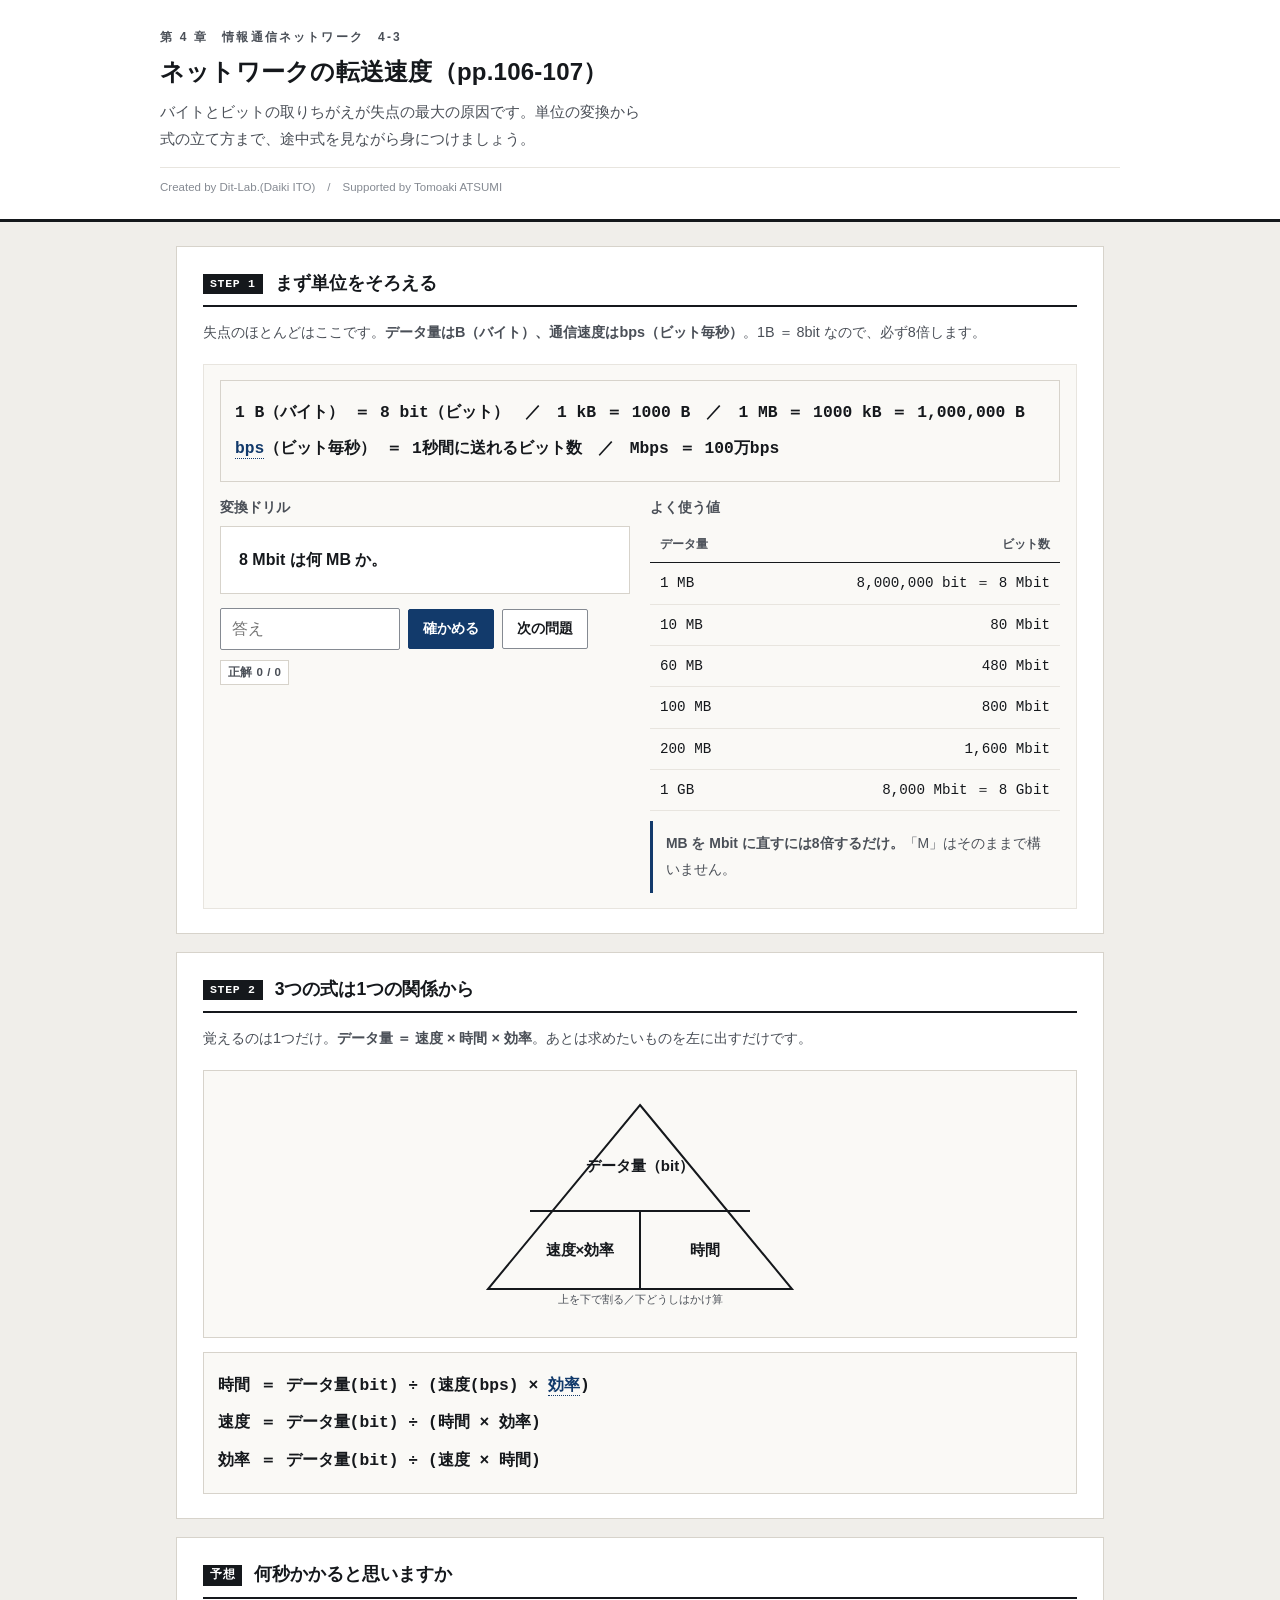
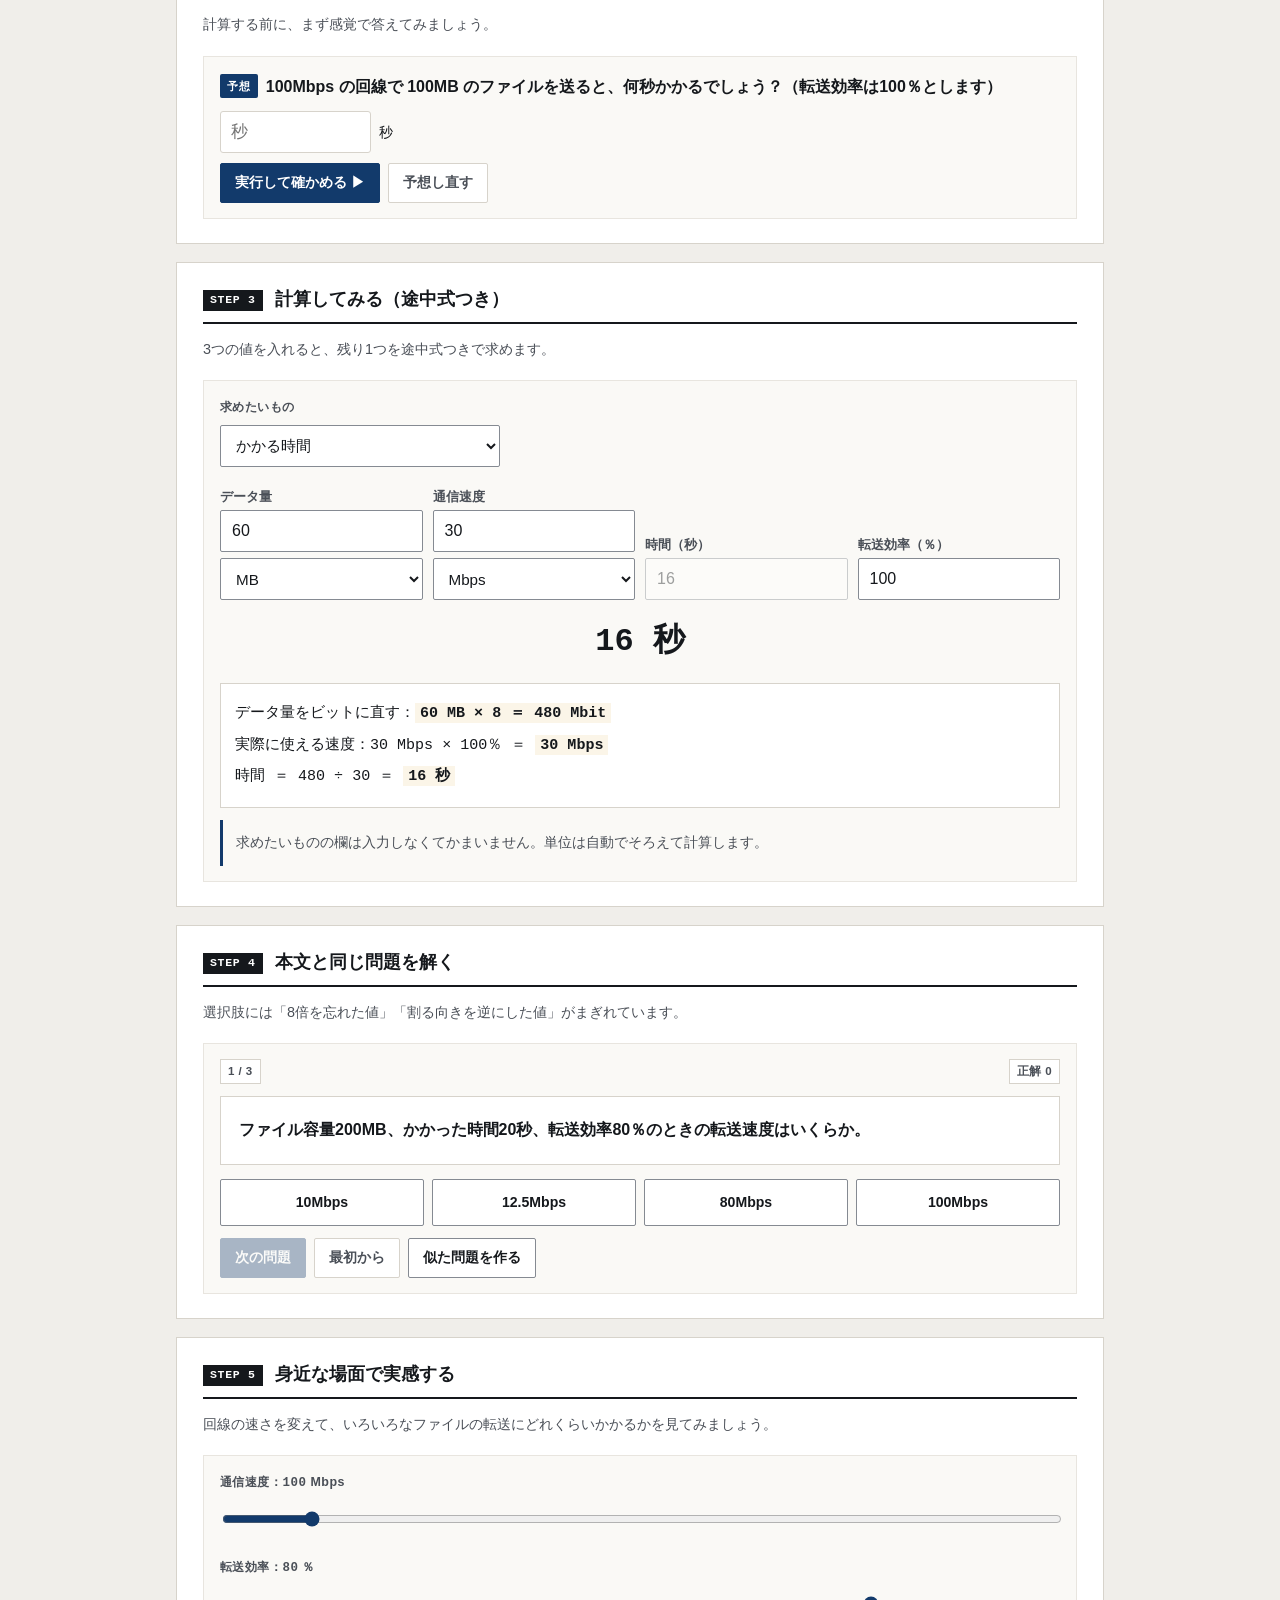
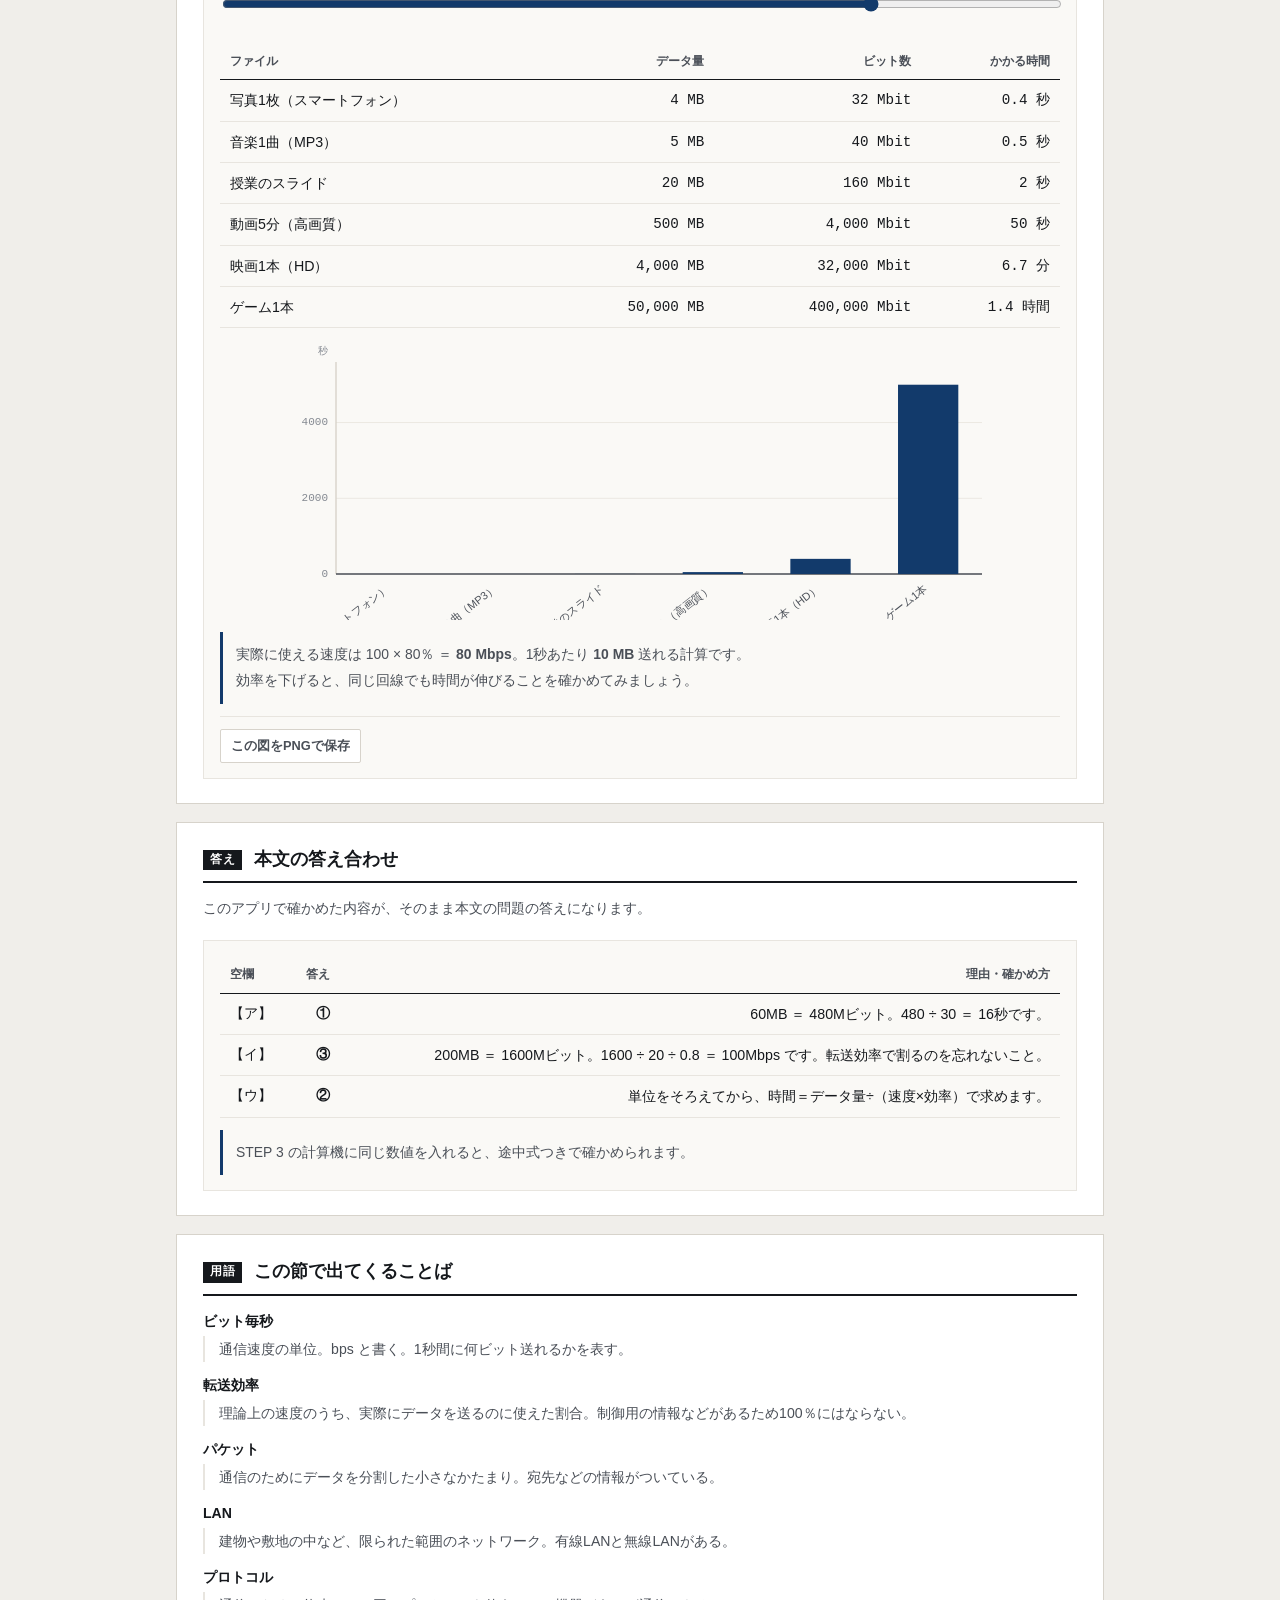
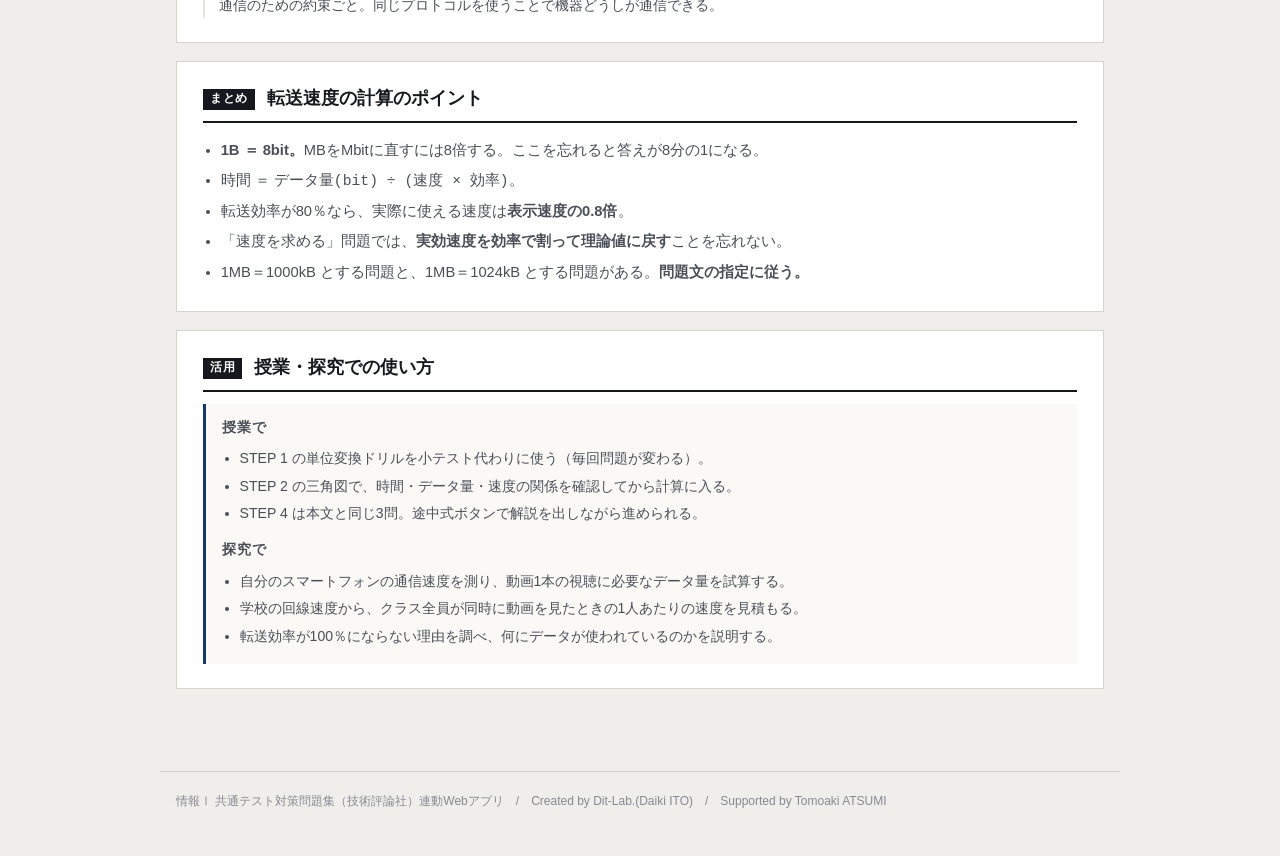
<file: index.html>
<!DOCTYPE html>
<html lang="ja">
<head>
<meta charset="UTF-8">
<meta name="viewport" content="width=device-width, initial-scale=1.0">
<title>ネットワークの転送速度｜情報Ⅰ共通テスト対策問題集</title>
<meta name="description" content="バイトとビットの取りちがえが失点の最大の原因です。単位の変換から式の立て方まで、途中式を見ながら身につけましょう。">
<link rel="icon" href="data:image/svg+xml,%3Csvg xmlns=%22http://www.w3.org/2000/svg%22 viewBox=%220 0 32 32%22%3E%3Crect width=%2232%22 height=%2232%22 fill=%22%2315181c%22/%3E%3Ctext x=%2216%22 y=%2222%22 font-size=%2218%22 font-family=%22monospace%22 fill=%22%23fff%22 text-anchor=%22middle%22%3E01%3C/text%3E%3C/svg%3E">
<link rel="stylesheet" href="css/style.css?v=bdbb3cb0">
<link rel="stylesheet" href="css/app.css?v=6b9da005">
</head>
<body>

<header class="app-header">
  <div class="inner">
    <span class="eyebrow">第 4 章　情報通信ネットワーク　4-3</span>
    <h1>ネットワークの転送速度（pp.106-107）</h1>
    <p class="lead">バイトとビットの取りちがえが失点の最大の原因です。単位の変換から式の立て方まで、途中式を見ながら身につけましょう。</p>
    <p class="credit">Created by Dit-Lab.(Daiki ITO)　/　Supported by Tomoaki ATSUMI</p>
  </div>
</header>

<main class="wrap">
  <section class="step" id="step1">
    <h2><span class="no">STEP 1</span>まず単位をそろえる</h2>
    <p class="desc">失点のほとんどはここです。<strong>データ量はB（バイト）、通信速度はbps（ビット毎秒）</strong>。1B ＝ 8bit なので、必ず8倍します。</p>

    <div class="panel">
      <div class="eqbox" style="text-align:left;line-height:2.2">
        1 B（バイト） ＝ <strong>8 bit（ビット）</strong>　／　1 kB ＝ 1000 B　／　1 MB ＝ 1000 kB ＝ 1,000,000 B<br>
        <span class="term" data-t="ビット毎秒">bps</span>（ビット毎秒） ＝ 1秒間に送れる<strong>ビット</strong>数　／　Mbps ＝ 100万bps
      </div>

      <div class="grid c2" style="margin-top:16px">
        <div>
          <h3 style="font-size:.86rem;color:var(--ink-2);margin-bottom:8px">変換ドリル</h3>
          <div class="card-q"><div class="q-scene" id="dText"></div></div>
          <div class="btn-row">
            <input type="text" id="dIn" class="mono" inputmode="decimal" placeholder="答え" style="max-width:180px">
            <button class="btn primary" id="dCheck">確かめる</button>
            <button class="btn" id="dNext">次の問題</button>
          </div>
          <div class="note" id="dFb" hidden style="margin-top:12px"></div>
          <div class="badge" style="margin-top:10px">正解 <span class="score" id="dScore">0</span> / <span class="score" id="dTotal">0</span></div>
        </div>
        <div>
          <h3 style="font-size:.86rem;color:var(--ink-2);margin-bottom:8px">よく使う値</h3>
          <div class="tbl-scroll"><table class="tbl" id="drillTable">
            <thead><tr><th>データ量</th><th>ビット数</th></tr></thead>
            <tbody>
              <tr><td>1 MB</td><td>8,000,000 bit ＝ 8 Mbit</td></tr>
              <tr><td>10 MB</td><td>80 Mbit</td></tr>
              <tr><td>60 MB</td><td>480 Mbit</td></tr>
              <tr><td>100 MB</td><td>800 Mbit</td></tr>
              <tr><td>200 MB</td><td>1,600 Mbit</td></tr>
              <tr><td>1 GB</td><td>8,000 Mbit ＝ 8 Gbit</td></tr>
            </tbody></table></div>
          <div class="note info" style="margin-top:10px">
            <strong>MB を Mbit に直すには8倍するだけ。</strong>「M」はそのままで構いません。
          </div>
        </div>
      </div>
    </div>
  </section>

  <section class="step" id="step2">
    <h2><span class="no">STEP 2</span>3つの式は1つの関係から</h2>
    <p class="desc">覚えるのは1つだけ。<strong>データ量 ＝ 速度 × 時間 × 効率</strong>。あとは求めたいものを左に出すだけです。</p>
    <div class="triangle" id="triBox"></div>
    <div class="eqbox" style="margin-top:14px;text-align:left;line-height:2.3">
      時間 ＝ <span class="mono">データ量(bit) ÷ (速度(bps) × <span class="term" data-t="転送効率">効率</span>)</span><br>
      速度 ＝ <span class="mono">データ量(bit) ÷ (時間 × 効率)</span><br>
      効率 ＝ <span class="mono">データ量(bit) ÷ (速度 × 時間)</span>
    </div>
  </section>

  <section class="step">
    <h2><span class="no">予想</span>何秒かかると思いますか</h2>
    <p class="desc">計算する前に、まず感覚で答えてみましょう。</p>
    <div class="panel"><div id="pdN"></div></div>
  </section>

  <section class="step" id="step3">
    <h2><span class="no">STEP 3</span>計算してみる（途中式つき）</h2>
    <p class="desc">3つの値を入れると、残り1つを途中式つきで求めます。</p>
    <div class="panel">
      <label class="fld" for="target">求めたいもの</label>
      <select id="target" class="sel" style="max-width:280px">
        <option value="time">かかる時間</option>
        <option value="speed">通信速度</option>
        <option value="eff">転送効率</option>
        <option value="size">データ量</option>
      </select>

      <div class="calcrow" style="margin-top:14px">
        <div><label for="cSize">データ量</label>
          <input type="number" id="cSize" value="60" step="any">
          <select id="cSizeU" class="sel" style="margin-top:6px"><option value="1000000">MB</option><option value="1000">kB</option><option value="1">B</option><option value="1000000000">GB</option></select>
        </div>
        <div><label for="cSpeed">通信速度</label>
          <input type="number" id="cSpeed" value="30" step="any">
          <select id="cSpeedU" class="sel" style="margin-top:6px"><option value="1000000">Mbps</option><option value="1000">kbps</option><option value="1">bps</option><option value="1000000000">Gbps</option></select>
        </div>
        <div><label for="cTime">時間（秒）</label><input type="number" id="cTime" value="16" step="any"></div>
        <div><label for="cEff">転送効率（％）</label><input type="number" id="cEff" value="100" step="any"></div>
      </div>

      <div class="bigans" id="ansOut">—</div>
      <div class="workbox" id="workOut"></div>
      <div class="note info" style="margin-top:12px">
        求めたいものの欄は入力しなくてかまいません。単位は自動でそろえて計算します。
      </div>
    </div>
  </section>

  <section class="step" id="step4">
    <h2><span class="no">STEP 4</span>本文と同じ問題を解く</h2>
    <p class="desc">選択肢には「8倍を忘れた値」「割る向きを逆にした値」がまぎれています。</p>
    <div class="panel">
      <div class="qhead">
        <span class="badge" id="qProgress">1 / 1</span>
        <span class="badge">正解 <span class="score" id="qScore">0</span></span>
      </div>
      <div class="card-q"><div class="q-scene" id="qText"></div></div>
      <div class="choice4" id="qChoices"></div>
      <div class="note" id="qFb" hidden style="margin-top:12px"></div>
      <div class="btn-row" style="margin-top:12px">
        <button class="btn primary" id="qNext" disabled>次の問題</button>
        <button class="btn ghost" id="qReset">最初から</button>
        <button class="btn" id="qMake">似た問題を作る</button>
      </div>
    </div>
  </section>

  <section class="step" id="step5">
    <h2><span class="no">STEP 5</span>身近な場面で実感する</h2>
    <p class="desc">回線の速さを変えて、いろいろなファイルの転送にどれくらいかかるかを見てみましょう。</p>
    <div class="panel">
      <label class="fld" for="lineSpeed">通信速度：<span class="mono" id="lineSpeedV">100</span> Mbps</label>
      <input type="range" id="lineSpeed" min="1" max="1000" step="1" value="100">
      <label class="fld" style="margin-top:10px" for="lineEff">転送効率：<span class="mono" id="lineEffV">80</span> ％</label>
      <input type="range" id="lineEff" min="10" max="100" step="5" value="80">
      <div class="tbl-scroll" style="margin-top:12px"><table class="tbl" id="lifeTable"></table></div>
      <div id="lifeChart" style="margin-top:12px"></div>
      <div class="note" id="lifeNote" style="margin-top:12px"></div>
      <div class="toolbar" id="lifeTools"></div>
    </div>
  </section>

  <section class="step" id="ansBox">
    <h2><span class="no">答え</span>本文の答え合わせ</h2>
    <p class="desc">このアプリで確かめた内容が、そのまま本文の問題の答えになります。</p>
    <div class="panel">
      <div class="tbl-scroll"><table class="tbl"><thead><tr><th>空欄</th><th>答え</th><th>理由・確かめ方</th></tr></thead><tbody><tr><td class="mono">【ア】</td><td class="mono"><strong>①</strong></td><td>60MB ＝ 480Mビット。480 ÷ 30 ＝ 16秒です。</td></tr><tr><td class="mono">【イ】</td><td class="mono"><strong>③</strong></td><td>200MB ＝ 1600Mビット。1600 ÷ 20 ÷ 0.8 ＝ 100Mbps です。転送効率で割るのを忘れないこと。</td></tr><tr><td class="mono">【ウ】</td><td class="mono"><strong>②</strong></td><td>単位をそろえてから、時間＝データ量÷（速度×効率）で求めます。</td></tr></tbody></table></div>
      <div class="note info" style="margin-top:12px">STEP 3 の計算機に同じ数値を入れると、途中式つきで確かめられます。</div>
    </div>
  </section>

  <section class="step" id="glossary">
    <h2><span class="no">用語</span>この節で出てくることば</h2>
    <div id="glossBox"></div>
  </section>

  <section class="step">
    <h2><span class="no">まとめ</span>転送速度の計算のポイント</h2>
    <ul style="margin:0;padding-left:1.2em;color:var(--ink-2);font-size:.92rem;line-height:2.05">
      <li><strong>1B ＝ 8bit。</strong>MBをMbitに直すには8倍する。ここを忘れると答えが8分の1になる。</li>
      <li>時間 ＝ <span class="mono">データ量(bit) ÷ (速度 × 効率)</span>。</li>
      <li>転送効率が80％なら、実際に使える速度は<strong>表示速度の0.8倍</strong>。</li>
      <li>「速度を求める」問題では、<strong>実効速度を効率で割って理論値に戻す</strong>ことを忘れない。</li>
      <li>1MB＝1000kB とする問題と、1MB＝1024kB とする問題がある。<strong>問題文の指定に従う。</strong></li>
    </ul>
  </section>

  <section class="step">
    <h2><span class="no">活用</span>授業・探究での使い方</h2>
    <div class="use-note">
      <h3>授業で</h3>
      <ul>
        <li>STEP 1 の単位変換ドリルを小テスト代わりに使う（毎回問題が変わる）。</li>
        <li>STEP 2 の三角図で、時間・データ量・速度の関係を確認してから計算に入る。</li>
        <li>STEP 4 は本文と同じ3問。途中式ボタンで解説を出しながら進められる。</li>
      </ul>
      <h3 style="margin-top:12px">探究で</h3>
      <ul>
        <li>自分のスマートフォンの通信速度を測り、動画1本の視聴に必要なデータ量を試算する。</li>
        <li>学校の回線速度から、クラス全員が同時に動画を見たときの1人あたりの速度を見積もる。</li>
        <li>転送効率が100％にならない理由を調べ、何にデータが使われているのかを説明する。</li>
      </ul>
    </div>
  </section>

</main>

<footer class="app-footer">
  情報Ⅰ 共通テスト対策問題集（技術評論社）連動Webアプリ　/　Created by Dit-Lab.(Daiki ITO)　/　Supported by Tomoaki ATSUMI
</footer>

<script src="js/tools.js?v=c07db610"></script>
<script src="js/chart.js?v=fb6e3be1"></script>
<script src="js/terms.js?v=92038844"></script>
<script src="js/predict.js?v=1b9c8bf0"></script>
<script src="js/app.js?v=4af06c47"></script>
</body>
</html>
</file>
<file: css/style.css>
/* =========================================================
   情報Ⅰ 共通テスト対策問題集 — Web アプリ共通スタイル
   紙面（参考書）に寄せた設計。装飾色は使わず、色は意味を持つときだけ。
   ========================================================= */

:root{
  --paper:#ffffff;
  --paper-2:#faf9f6;      /* うすい紙 */
  --bg:#f0eeea;           /* 台紙 */
  --ink:#15181c;
  --ink-2:#4a4f57;
  --ink-3:#858a92;
  --rule:#d7d3cb;         /* 罫線 */
  --rule-2:#e8e5df;
  --accent:#123a6b;       /* 濃紺。主要操作と現在地だけに使う */
  --accent-w:#e9eef6;
  --zero:#c0392b;         /* 左＝0 */
  --one:#1d4ed8;          /* 右＝1 */
  --ok:#1f7a3d;   --ok-bg:#eef6f0;
  --ng:#b3261e;   --ng-bg:#fbefee;
  --warn:#8a5a00; --warn-bg:#fbf5e8;
  --font:"Hiragino Kaku Gothic ProN","Hiragino Sans","Yu Gothic Medium","Yu Gothic",
         "Noto Sans JP",Meiryo,-apple-system,BlinkMacSystemFont,sans-serif;
  --mono:"SFMono-Regular",Menlo,Consolas,"Courier New",monospace;
}

*{box-sizing:border-box}
[hidden]{display:none !important}
html{-webkit-text-size-adjust:100%}
body{
  margin:0; background:var(--bg); color:var(--ink);
  font-family:var(--font); font-size:16px; line-height:1.85;
  font-feature-settings:"palt" 1;
}
h1,h2,h3,h4{line-height:1.45; margin:0; font-weight:700}
p{margin:0 0 .75em} p:last-child{margin-bottom:0}
a{color:var(--accent)}

/* ---------- 標題 ---------- */
.app-header{background:var(--paper); border-bottom:3px solid var(--ink); padding:26px 20px 20px}
.app-header .inner{max-width:960px; margin:0 auto}
.app-header .eyebrow{
  font-size:.75rem; font-weight:700; color:var(--ink-2); letter-spacing:.18em;
  display:block; margin-bottom:7px;
}
.app-header h1{font-size:1.5rem; letter-spacing:.01em}
.app-header .lead{font-size:.92rem; color:var(--ink-2); margin-top:9px; max-width:60ch}
.app-header .credit{
  font-size:.72rem; color:var(--ink-3); margin-top:14px;
  padding-top:9px; border-top:1px solid var(--rule-2);
}

/* ---------- 版面 ---------- */
.wrap{max-width:960px; margin:0 auto; padding:24px 16px 64px}
.step{background:var(--paper); border:1px solid var(--rule); padding:24px 26px; margin-bottom:18px}
.step > h2{
  display:flex; align-items:baseline; gap:12px; font-size:1.1rem;
  padding-bottom:9px; border-bottom:2px solid var(--ink); margin-bottom:12px;
}
.step > h2 .no{
  flex:none; font-family:var(--mono); font-size:.72rem; font-weight:700;
  background:var(--ink); color:var(--paper); padding:2px 7px; letter-spacing:.06em;
  position:relative; top:-2px;
}
.step > .desc{color:var(--ink-2); font-size:.9rem; margin-bottom:18px}
.step[hidden]{display:none}

.grid{display:grid; gap:20px}
.grid > *{min-width:0}          /* 子の中身で列が広がるのを防ぐ */
@media(min-width:800px){ .grid.c2{grid-template-columns:1fr 1fr} }
@media(min-width:800px){ .grid.c21{grid-template-columns:1.45fr 1fr} }

.panel{border:1px solid var(--rule-2); background:var(--paper-2); padding:15px 16px; min-width:0}
.panel > h3{
  font-size:.8rem; font-weight:700; color:var(--ink-2); letter-spacing:.08em;
  margin-bottom:12px; padding-bottom:6px; border-bottom:1px solid var(--rule);
}

/* ---------- 部品 ---------- */
.btn{
  appearance:none; border:1px solid var(--ink-3); background:var(--paper); color:var(--ink);
  font-family:inherit; font-size:.88rem; font-weight:700; padding:8px 14px;
  border-radius:2px; cursor:pointer; min-height:40px; line-height:1.4;
  transition:background .12s, border-color .12s, color .12s;
}
.btn:hover:not(:disabled){background:var(--accent-w); border-color:var(--accent); color:var(--accent)}
.btn:disabled{opacity:.35; cursor:not-allowed}
.btn.primary{background:var(--accent); color:var(--paper); border-color:var(--accent)}
.btn.primary:hover:not(:disabled){background:#0d2c53; color:var(--paper)}
.btn.ghost{border-color:var(--rule); color:var(--ink-2)}
.btn.sm{font-size:.8rem; padding:5px 10px; min-height:34px}
.btn-row{display:flex; flex-wrap:wrap; gap:8px; align-items:center}

/* タブ（見出し下線式） */
.seg{display:flex; gap:0; border-bottom:1px solid var(--rule)}
.seg button{
  appearance:none; border:0; background:transparent; font-family:inherit; font-size:.88rem;
  font-weight:700; color:var(--ink-3); padding:9px 4px; margin-right:26px; cursor:pointer;
  border-bottom:3px solid transparent; margin-bottom:-1px; min-height:40px;
}
.seg button:hover{color:var(--ink-2)}
.seg button[aria-pressed="true"]{color:var(--ink); border-bottom-color:var(--accent)}

label.fld{display:block; font-size:.78rem; font-weight:700; color:var(--ink-2); margin-bottom:5px; letter-spacing:.04em}
input[type=text], textarea, input[type=number]{
  width:100%; font-family:inherit; font-size:1rem; color:var(--ink);
  border:1px solid var(--ink-3); border-radius:2px; padding:9px 11px;
  background:var(--paper); min-height:42px;
}
input:focus, textarea:focus{outline:2px solid var(--accent); outline-offset:-1px; border-color:var(--accent)}
.btn:focus-visible, .seg button:focus-visible, .node-card:focus-visible{outline:2px solid var(--accent); outline-offset:2px}
textarea{resize:vertical; line-height:1.7}
.mono{font-family:var(--mono)}

table.tbl{width:100%; border-collapse:collapse; font-size:.89rem}
table.tbl th, table.tbl td{border-bottom:1px solid var(--rule-2); padding:7px 10px; text-align:right}
table.tbl th:first-child, table.tbl td:first-child{text-align:left}
table.tbl thead th{border-bottom:1.5px solid var(--ink); font-size:.76rem; color:var(--ink-2); font-weight:700; white-space:nowrap}
.tbl-scroll{overflow-x:auto; -webkit-overflow-scrolling:touch; max-width:100%}

.note{padding:10px 13px; font-size:.87rem; border-left:3px solid var(--ink-3); background:var(--paper-2); overflow-wrap:break-word; word-break:break-word}
.note.ok{background:var(--ok-bg); border-left-color:var(--ok); color:#123f22}
.note.ng{background:var(--ng-bg); border-left-color:var(--ng); color:#6d1a15}
.note.info{background:var(--paper-2); border-left-color:var(--accent); color:var(--ink-2)}
.note.warn{background:var(--warn-bg); border-left-color:var(--warn); color:#5c3d00}
.note[hidden]{display:none}

.badge{
  display:inline-block; font-size:.72rem; font-weight:700; padding:1px 7px;
  border:1px solid var(--rule); color:var(--ink-2); background:var(--paper); letter-spacing:.04em;
}

/* 数値は罫線で仕切るだけ。カードにしない */
.metrics{display:flex; flex-wrap:wrap; gap:0; border-top:1px solid var(--rule)}
.metric{flex:1 1 130px; padding:11px 14px 11px 0; border-right:1px solid var(--rule-2)}
.metric:last-child{border-right:0}
.metric .k{font-size:.74rem; color:var(--ink-3); font-weight:700; letter-spacing:.05em}
.metric .v{font-size:1.6rem; font-weight:700; line-height:1.3; font-family:var(--mono); letter-spacing:-.01em}
.metric .s{font-size:.76rem; color:var(--ink-2)}

.bit0{color:var(--zero); font-weight:700}
.bit1{color:var(--one); font-weight:700}

.app-footer{
  max-width:960px; margin:0 auto; padding:18px 16px 44px; color:var(--ink-3);
  font-size:.75rem; border-top:1px solid var(--rule);
}
.sr-only{position:absolute;width:1px;height:1px;overflow:hidden;clip:rect(0 0 0 0);white-space:nowrap}

@media(max-width:640px){
  body{font-size:15px}
  .app-header{padding:20px 16px 16px}
  .app-header h1{font-size:1.16rem}
  .wrap{padding:16px 12px 52px}
  .step{padding:18px 15px}
  .seg button{margin-right:18px; font-size:.84rem}
  .metric{flex-basis:50%; border-right:0}
}
@media (prefers-reduced-motion:reduce){ *{animation:none!important; transition:none!important} }

/* ---------- 自分のデータ・共有・印刷 ---------- */
.toolbar{display:flex; flex-wrap:wrap; gap:8px; align-items:center; margin-top:12px;
  padding-top:12px; border-top:1px solid var(--rule-2)}
.toolbar .hint{font-size:.78rem; color:var(--ink-3)}
.paste-area{width:100%; min-height:110px; font-family:var(--mono); font-size:.86rem}
.use-note{background:var(--paper-2); border-left:3px solid var(--accent); padding:14px 16px; font-size:.88rem}
.use-note h3{font-size:.86rem; letter-spacing:.06em; margin-bottom:8px; color:var(--ink-2)}
.use-note ol, .use-note ul{margin:0; padding-left:1.25em; line-height:1.95; color:var(--ink-2)}

@media print{
  body{background:#fff}
  .app-header{border-bottom:2px solid #000}
  .step{border:1px solid #bbb; break-inside:avoid; page-break-inside:avoid; margin-bottom:12px}
  .btn, .seg, .toolbar, input[type=range]{display:none !important}
  .note{border-left-width:2px}
  a[href]:after{content:""}
}

/* ---------- 入力グリッド ---------- */
.dg-scroll{overflow:auto; -webkit-overflow-scrolling:touch; border:1px solid var(--rule); background:var(--paper); max-height:420px}
table.dg{border-collapse:collapse; font-family:var(--mono); font-size:.9rem; min-width:100%}
table.dg th, table.dg td{border:1px solid var(--rule-2); padding:0}
table.dg thead th{background:var(--paper-2); position:sticky; top:0; z-index:2}
table.dg .dg-n{background:var(--paper-2); color:var(--ink-3); font-size:.76rem; font-weight:400;
  text-align:center; min-width:34px; padding:0 4px; position:sticky; left:0; z-index:1}
table.dg .dg-corner{background:var(--paper-2); min-width:34px; position:sticky; left:0; z-index:3}
table.dg .dg-act{background:var(--paper-2); width:34px}
.dg-h, .dg-c{width:100%; min-width:96px; border:0; background:transparent; font-family:inherit;
  font-size:.9rem; padding:8px 9px; color:var(--ink); min-height:38px}
.dg-h{font-weight:700; font-family:var(--font); font-size:.82rem; color:var(--ink-2)}
.dg-c.num{text-align:right}
.dg-c:focus, .dg-h:focus{outline:2px solid var(--accent); outline-offset:-2px; background:var(--accent-w)}
.dg-del{border:0; background:transparent; color:var(--ink-3); cursor:pointer; width:32px; height:34px; font-size:1rem}
.dg-del:hover{color:var(--ng)}
.dg-tools{display:flex; flex-wrap:wrap; gap:8px; align-items:center; margin-top:10px}
.dg-hint{font-size:.76rem; color:var(--ink-3)}

/* ---------- ファイル読み込み ---------- */
.filebox{display:flex; flex-wrap:wrap; gap:10px; align-items:center; padding:12px;
  border:1px dashed var(--rule); background:var(--paper-2)}
.filebox input[type=file]{font-size:.85rem; font-family:inherit; max-width:100%}
.filebox .sel{max-width:220px}
.filelabel{display:inline-flex; align-items:center; gap:6px; font-size:.85rem; font-weight:700;
  border:1px solid var(--ink-3); background:var(--paper); padding:8px 14px; border-radius:2px; cursor:pointer; min-height:40px}
.filelabel:hover{border-color:var(--accent); color:var(--accent); background:var(--accent-w)}
.filelabel input{display:none}

/* ---------- 用語解説 ---------- */
.term{position:relative; border-bottom:1.5px dotted var(--accent); cursor:help; color:var(--accent); font-weight:700}
.term .term-pop{display:none; position:absolute; left:0; top:1.7em; z-index:50; width:min(300px,78vw);
  background:var(--paper); border:1px solid var(--ink-3); box-shadow:0 6px 20px rgba(0,0,0,.14);
  padding:10px 12px; font-size:.82rem; font-weight:400; color:var(--ink-2); line-height:1.75;
  border-left:3px solid var(--accent); cursor:auto; text-align:left}
.term .term-pop b{display:block; color:var(--ink); font-size:.86rem; margin-bottom:3px}
.term.open .term-pop{display:block}
dl.gloss{margin:0; font-size:.88rem}
dl.gloss dt{font-weight:700; color:var(--ink); margin-top:10px}
dl.gloss dt:first-child{margin-top:0}
dl.gloss dd{margin:2px 0 0; color:var(--ink-2); line-height:1.85; padding-left:1em; border-left:2px solid var(--rule-2)}
@media print{ .term{border-bottom:0; color:inherit} .term .term-pop{display:none !important} }

/* ---------- スマホ・タブレット ---------- */
@media (max-width:1024px){
  /* iOS で入力時に画面が勝手に拡大するのを防ぐ（16px 未満だとズームする） */
  input[type=text], input[type=number], textarea, select, .dg-c, .dg-h{ font-size:16px }
  .dg-c, .dg-h{ min-width:110px }
}
@media (max-width:820px){
  .grid.c2,.grid.c21{grid-template-columns:1fr}
  .dg-scroll{max-height:340px}
  .filebox{flex-direction:column; align-items:stretch}
  .filebox .sel{max-width:100%}
  .term .term-pop{left:auto; right:0; width:min(280px,86vw)}
}
@media (max-width:480px){
  .step > h2{font-size:1rem; flex-wrap:wrap}
  .metrics{gap:0}
  .metric{flex-basis:50%; padding-right:10px}
  .metric .v{font-size:1.3rem}
  .btn{padding:8px 12px}
  .dg-tools{gap:6px}
  .dg-hint{width:100%}
}
/* タッチ操作でのスクロールを滑らかに */
.tbl-scroll, .dg-scroll, .tree-box{ -webkit-overflow-scrolling:touch; overscroll-behavior-x:contain }

/* 幅指定つきの入力欄がスマートフォンではみ出さないようにする */
input[type=text], input[type=number], input[type=search], textarea, select{ max-width:100% }
.btn-row > label{ min-width:0; max-width:100% }
.btn-row > label input, .btn-row > label select{ max-width:100% }

/* 共通：○×判定・並べかえ（quiz.js 用） */
.abcde{border:1px solid var(--rule); border-radius:3px; overflow:hidden}
.abcde > div{border-top:1px solid var(--rule); padding:10px 12px}
.abcde > div:first-child{border-top:0}
.abcde .st{display:flex; gap:10px; align-items:flex-start; flex-wrap:wrap}
.abcde .st .k{font-weight:700; font-family:var(--mono); min-width:1.4em}
.abcde .st .t{flex:1; min-width:12em}
.abcde .jb{display:flex; gap:6px}
.abcde .jb .btn{min-width:3.4em; padding:6px 10px; text-align:center}
.prep{display:grid; grid-template-columns:repeat(auto-fit,minmax(150px,1fr)); gap:10px; margin-top:10px}
.prep .slot{border:1px dashed var(--ink-3); border-radius:3px; padding:10px; min-height:92px; background:var(--paper)}
.prep .slot.filled{border-style:solid}
.prep .slot .tag{font:700 .74rem/1.4 var(--mono); color:var(--accent); display:block; margin-bottom:6px}
.prep .slot .txt{font-size:.86rem; line-height:1.7}
.cards{display:flex; flex-wrap:wrap; gap:8px; margin-top:10px}
.cards .c{border:1px solid var(--ink-3); border-radius:3px; padding:9px 12px; background:var(--paper);
  cursor:pointer; font-size:.88rem; max-width:100%; text-align:left; font-family:inherit; color:var(--ink)}
.cards .c:hover{background:var(--warn-bg)}
.cards .c.used{opacity:.35; pointer-events:none}

/* --- 予想してから実行 --- */
.pmark{display:inline-block; background:var(--accent); color:#fff; font-size:.7rem; font-weight:700;
  letter-spacing:.08em; padding:2px 7px; border-radius:2px; margin-right:8px; vertical-align:2px}
input.pin{font-size:1.05rem; padding:7px 10px; border:1px solid var(--rule); border-radius:3px;
  width:9em; max-width:100%; background:#fff}
.btn-row .unit{color:var(--muted); font-size:.9rem}
.choice4 .btn.on{border-color:var(--accent); box-shadow:inset 0 0 0 1px var(--accent); font-weight:700}
/* 設問文の見出し（flex ではなく通常の段落。.qhead は左右振り分け用なので用途が別） */
.pq{margin:0 0 10px; font-weight:700; line-height:1.85}

/* --- 自分のテーマでやってみる（ワークシート） --- */
.wsheet{display:grid; gap:14px}
@media(min-width:760px){ .wsheet{grid-template-columns:1fr 1fr} }
.wsf{display:block}
.wsf .wsl{display:block; font-weight:700; font-size:.9rem; margin-bottom:3px}
.wsf .wsh{display:block; font-size:.78rem; color:var(--muted); margin-bottom:5px; line-height:1.6}
.wsf textarea{width:100%; max-width:100%; font:inherit; font-size:.92rem; line-height:1.75;
  padding:8px 10px; border:1px solid var(--rule); border-radius:3px; background:#fff; resize:vertical}
.wsf textarea:focus{outline:2px solid var(--accent); outline-offset:-2px}
.wsout{margin-top:14px; border:1px solid var(--ink-3); border-radius:3px; background:#fff; padding:16px 18px}
.wsout h4{margin:0 0 10px; font-size:1rem}
.wsout dl{margin:0}
.wsout dt{font-weight:700; font-size:.84rem; color:var(--accent); margin-top:10px}
.wsout dd{margin:2px 0 0; font-size:.92rem; line-height:1.85; white-space:pre-wrap}
.wsout .wsmsg{margin:10px 0 0; font-size:.86rem; color:var(--muted)}
@media print{
  .app-header, .btn-row, .step:not(.wsprint){ display:none !important }
  .wsout{border:none; padding:0}
}
</file>
<file: css/app.css>
.qhead{display:flex; justify-content:space-between; align-items:center; margin-bottom:12px}
.card-q{border:1px solid var(--rule); background:var(--paper); padding:18px; margin-bottom:14px}
.q-scene{font-size:1rem; font-weight:700; line-height:1.9}
.choice4{display:grid; gap:8px; grid-template-columns:repeat(auto-fit,minmax(160px,1fr))}
.choice4 .btn{text-align:left; line-height:1.65; padding:11px 13px}
.choice4 .btn.correct{background:var(--ok-bg); border-color:var(--ok); color:var(--ok)}
.choice4 .btn.wrong{background:var(--ng-bg); border-color:var(--ng); color:var(--ng)}
.choice4.locked{pointer-events:none}
.sel{width:100%; font-family:inherit; font-size:.95rem; padding:9px 11px; min-height:42px;
  border:1px solid var(--ink-3); border-radius:2px; background:var(--paper); color:var(--ink)}
input[type=range]{width:100%; accent-color:var(--accent); height:34px}
.why{font-size:.85rem; color:var(--ink-2); line-height:1.85}
.eqbox{font-family:var(--mono); font-size:1.02rem; font-weight:700; text-align:center; padding:14px;
  border:1px solid var(--rule); background:var(--paper-2); line-height:1.8}
.blankin{border:1.5px solid var(--accent); background:#fff; padding:6px 8px; text-align:center;
  font-family:var(--mono); min-height:38px; font-size:.95rem; max-width:120px}
.blankin.ok{border-color:var(--ok); background:var(--ok-bg)}
.blankin.ng{border-color:var(--ng); background:var(--ng-bg)}
table.tbl td .blankin{width:100%; max-width:none}
.triangle{border:1px solid var(--rule); background:var(--paper-2); padding:18px; text-align:center}
.triangle svg{max-width:340px}
svg .tri{fill:none; stroke:#15181c; stroke-width:2}
svg .tsep{stroke:#15181c; stroke-width:2}
svg .ttext{font-size:15px; font-weight:700; text-anchor:middle; dominant-baseline:middle; fill:#15181c}
svg .tsmall{font-size:11px; text-anchor:middle; fill:#4a4f57}
.calcrow{display:grid; gap:10px; grid-template-columns:repeat(auto-fit,minmax(150px,1fr)); align-items:end}
.calcrow label{font-size:.82rem; font-weight:700; color:var(--ink-2)}
.calcrow input, .calcrow select{width:100%}
.workbox{font-family:var(--mono); font-size:.94rem; line-height:2.1; border:1px solid var(--rule);
  background:var(--paper); padding:14px}
.workbox .hl{background:var(--warn-bg); padding:1px 5px; font-weight:700}
.bigans{font-family:var(--mono); font-size:2rem; font-weight:700; text-align:center; padding:12px}
#drillTable td{font-family:var(--mono)}
</file>
